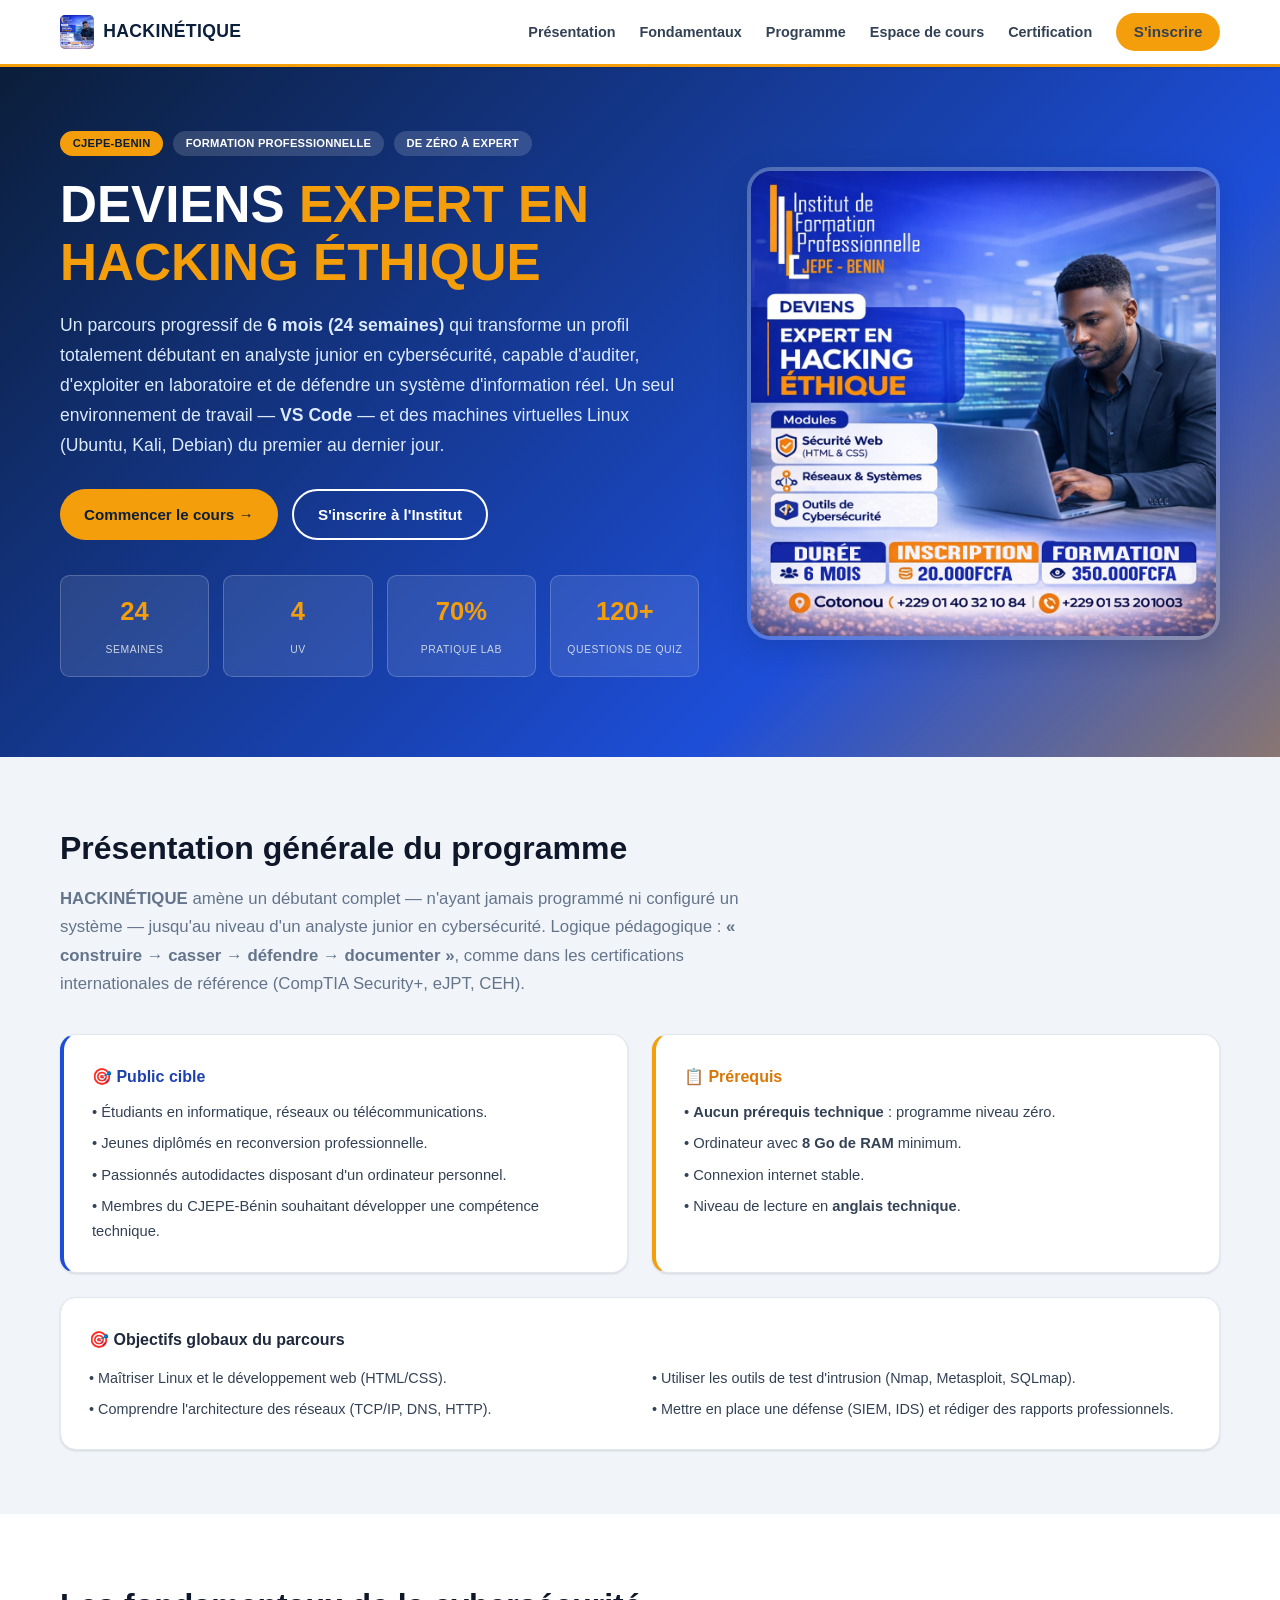
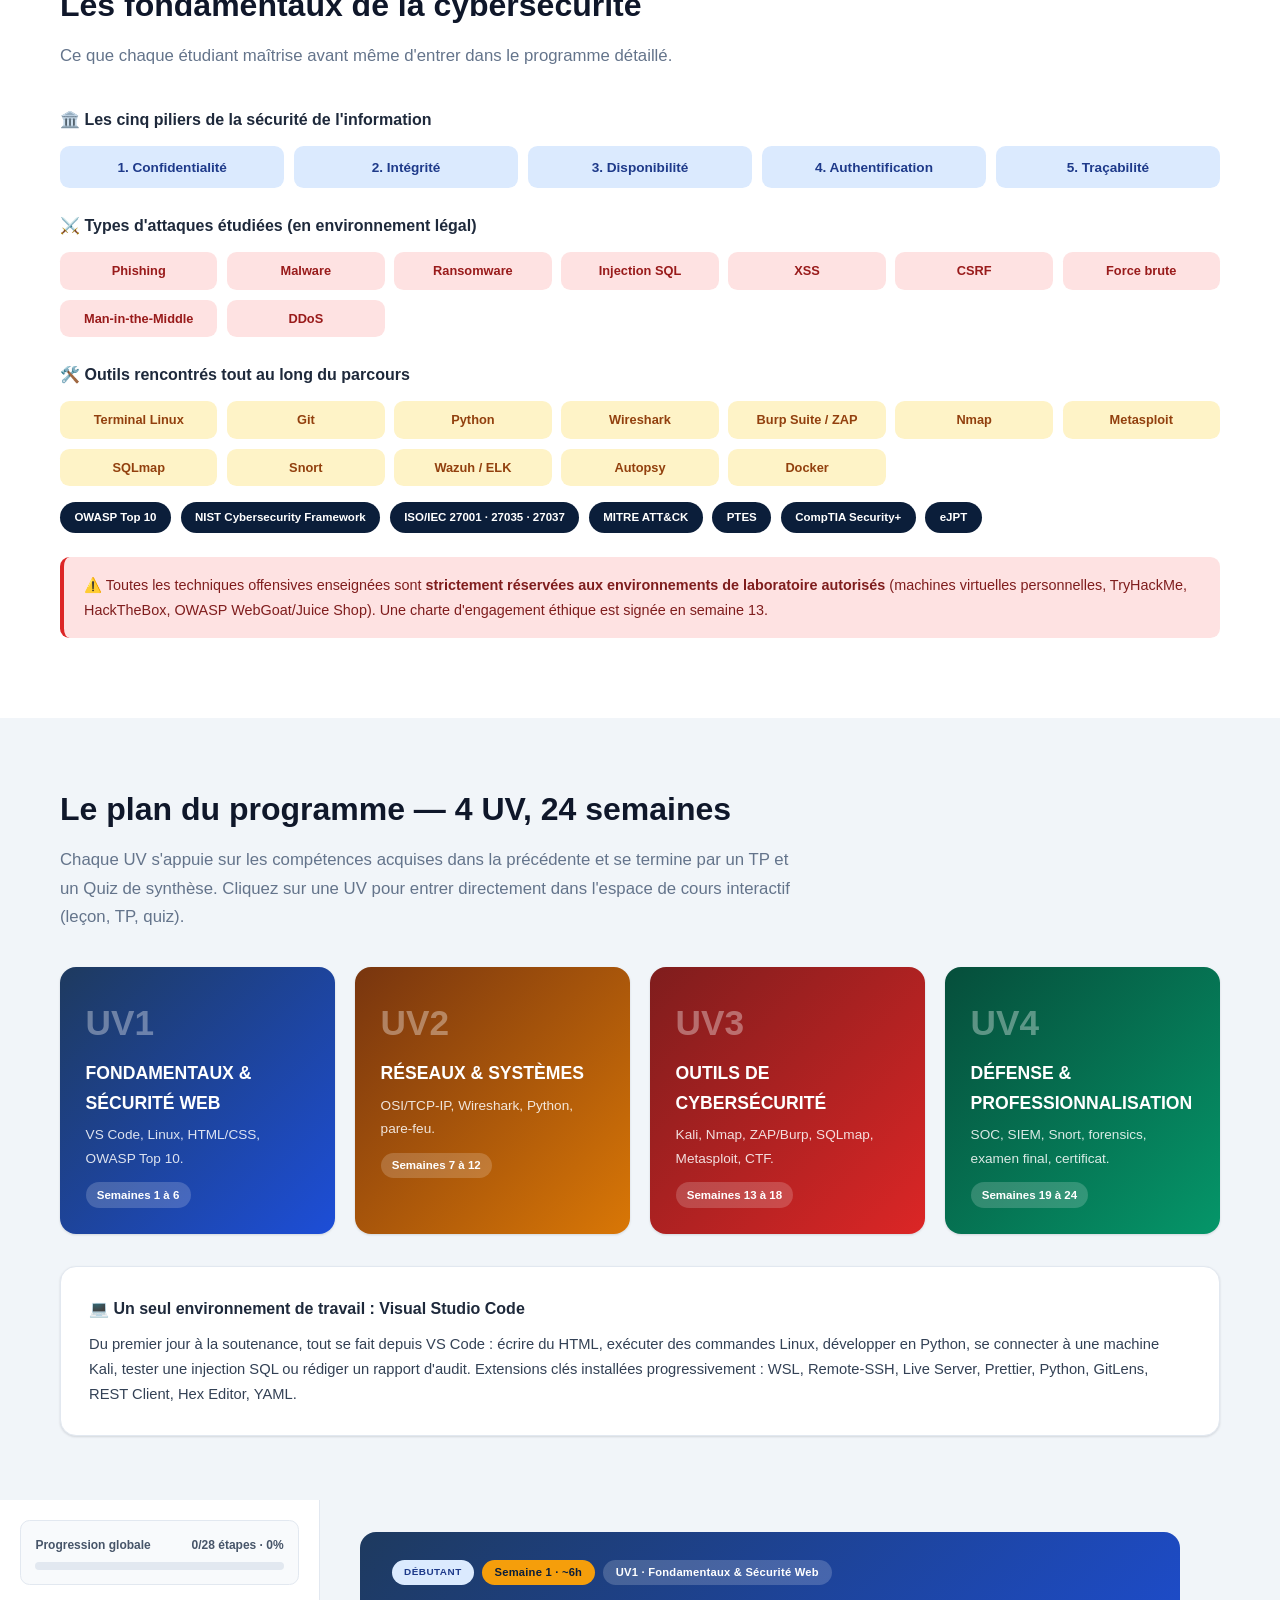
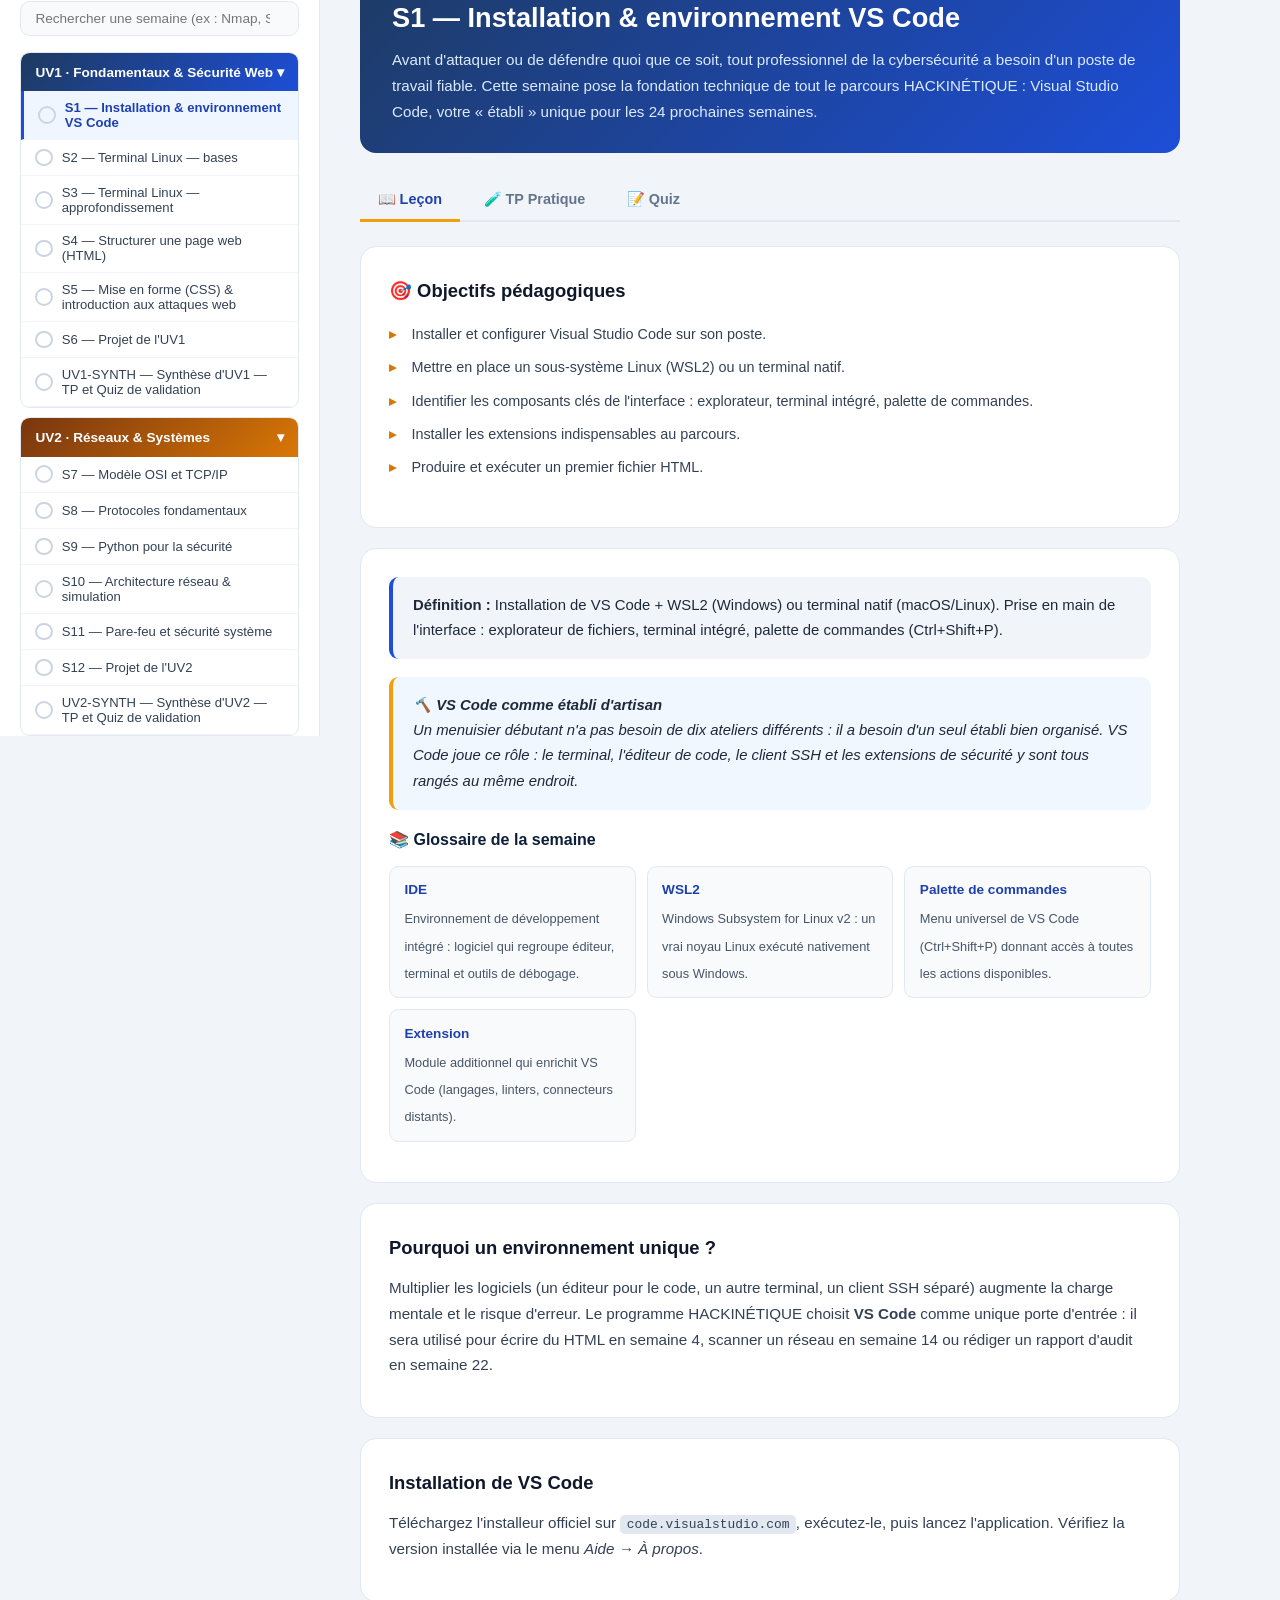
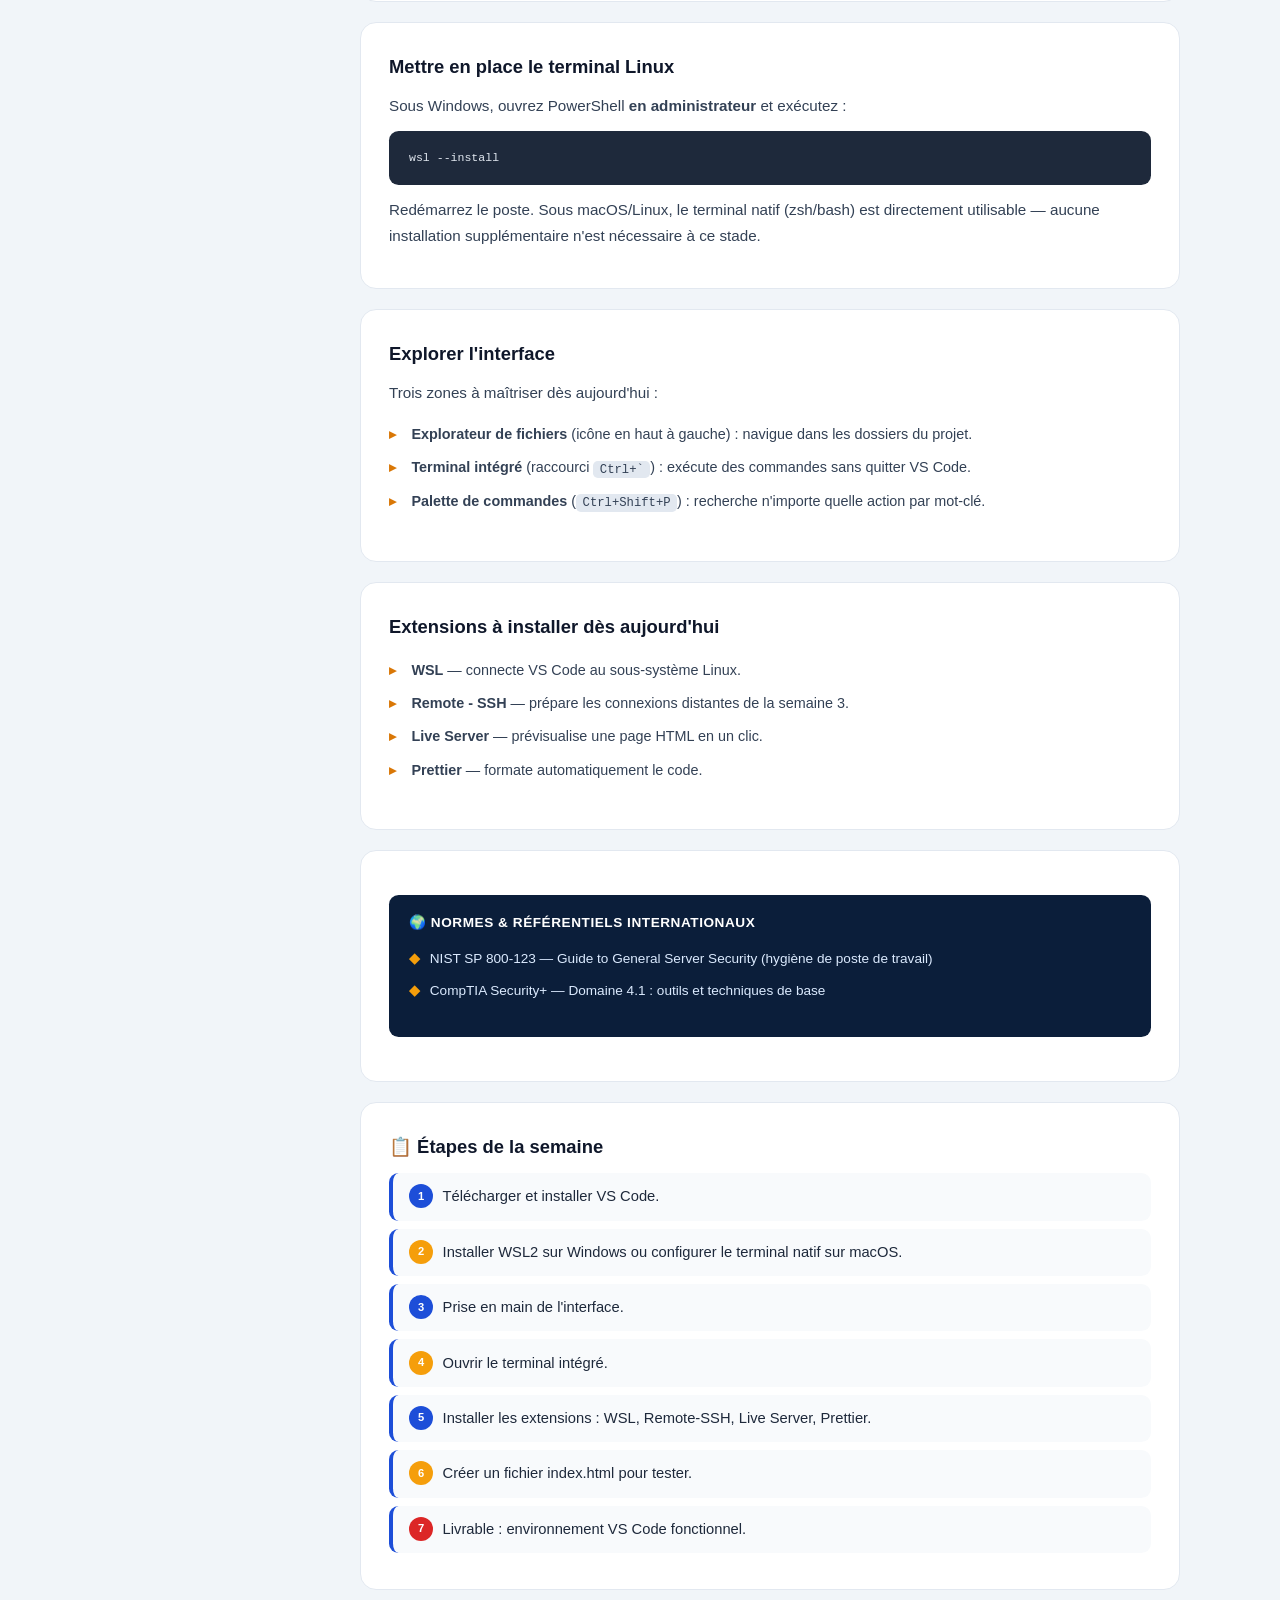
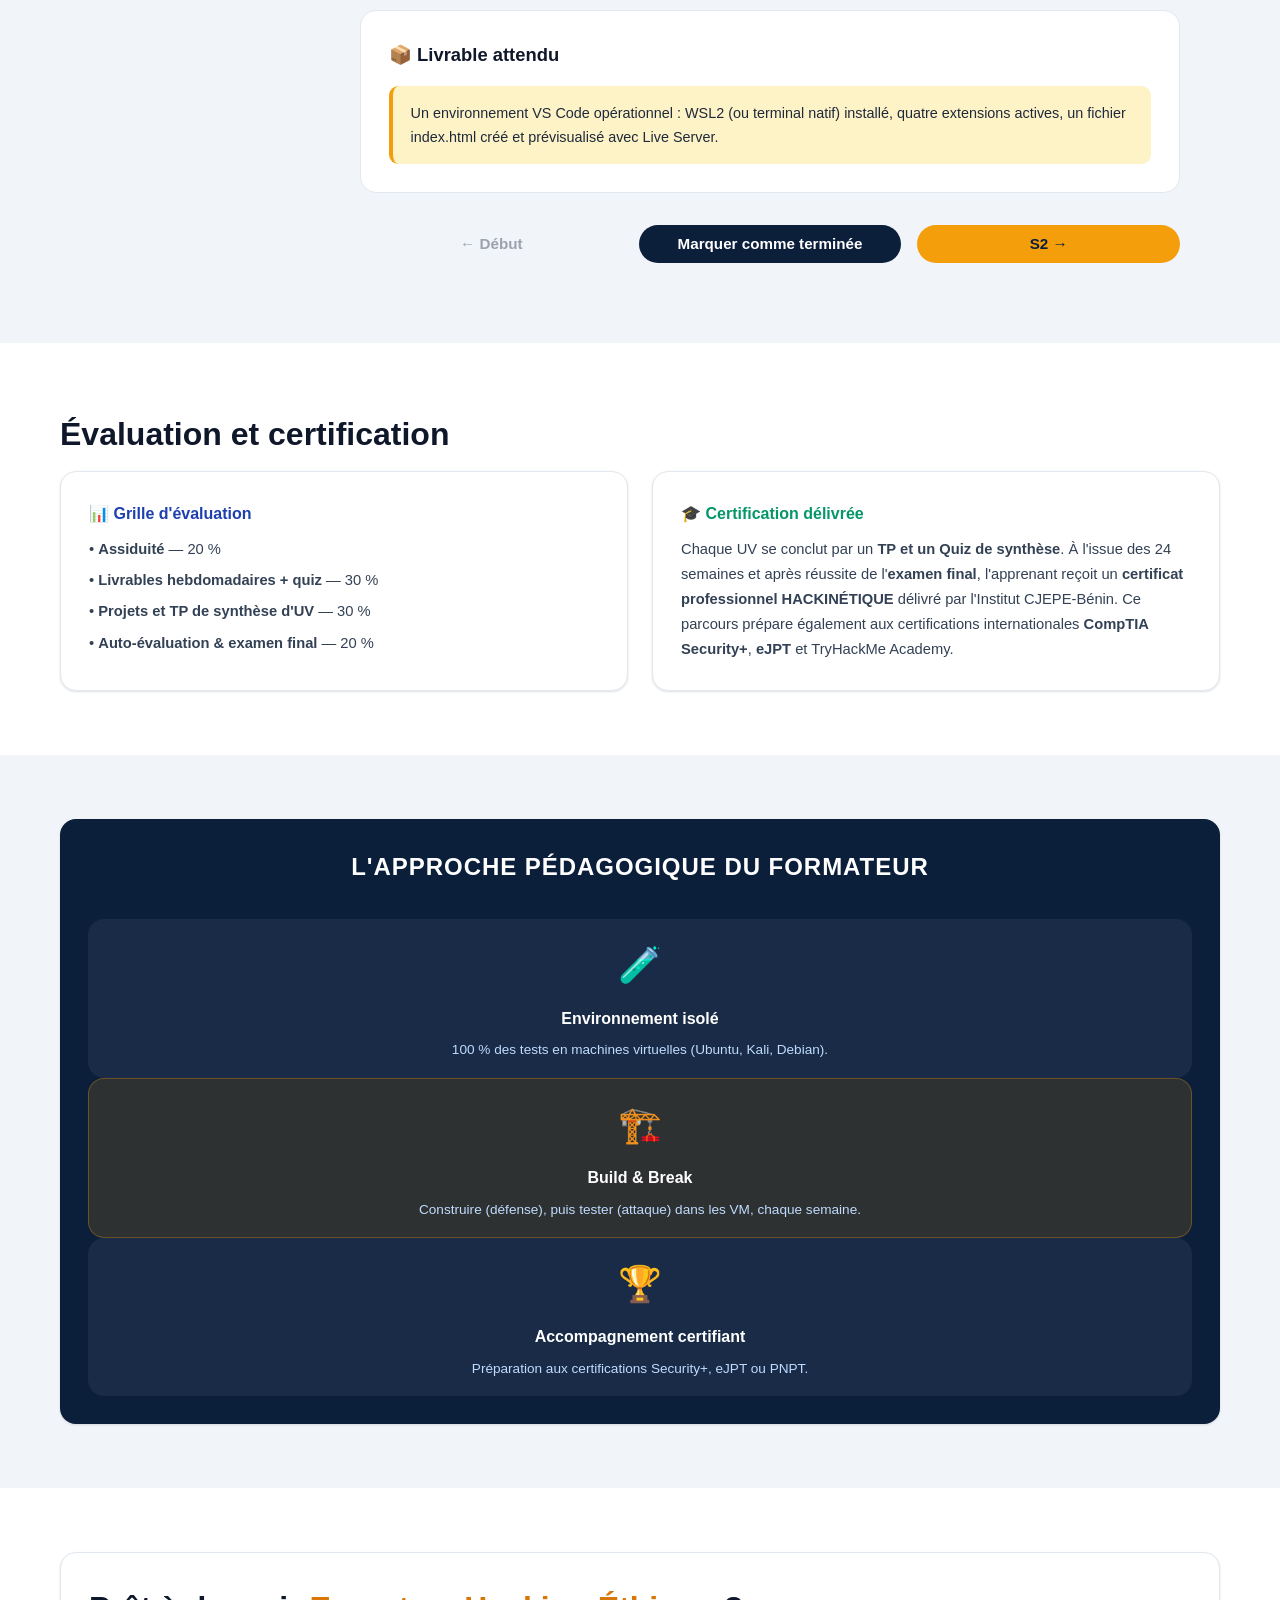
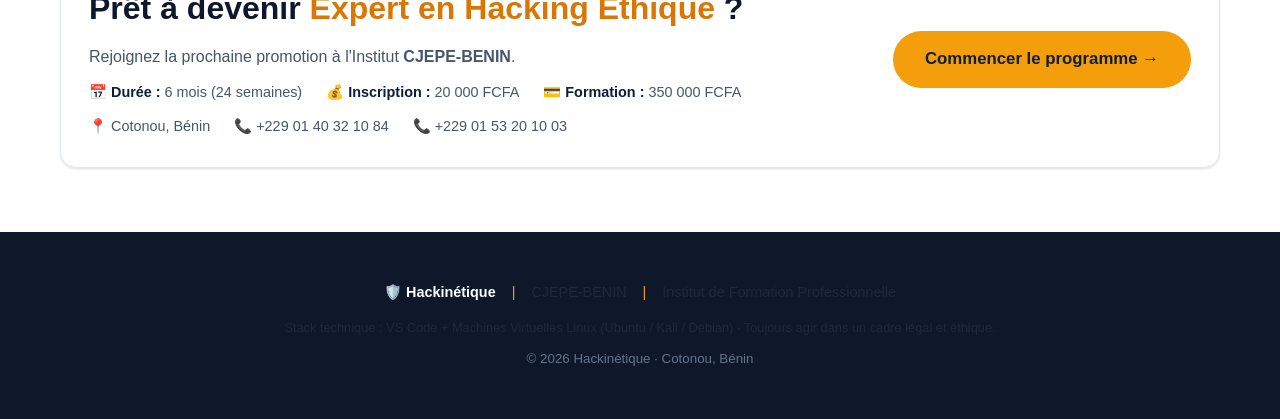
<file: index.html>
<!DOCTYPE html>
<html lang="fr">
<head>
<meta charset="UTF-8" />
<meta name="viewport" content="width=device-width, initial-scale=1.0" />
<title>HACKINÉTIQUE · Formation Expert en Hacking Éthique · CJEPE-BENIN</title>
<meta name="description" content="Formation professionnelle de 6 mois (24 semaines) : Zéro à Expert en Hacking Éthique. Sécurité Web, Réseaux & Systèmes, Outils de Cybersécurité, Défense. Institut CJEPE-BENIN, Cotonou." />
<link rel="icon" href="Hackinétique.png" />
<link rel="stylesheet" href="style.css" />
</head>
<body>

<nav class="topnav">
  <div class="container row">
    <a href="#accueil" class="brand">
      <img src="Hackinétique.png" alt="Logo Institut CJEPE-BENIN" />
      <span class="name">Hackinétique</span>
    </a>
    <button class="burger" id="navBurger">☰</button>
    <div class="nav-links" id="navLinks">
      <a href="#presentation">Présentation</a>
      <a href="#fondamentaux">Fondamentaux</a>
      <a href="#programme">Programme</a>
      <a href="#cours">Espace de cours</a>
      <a href="#evaluation">Certification</a>
      <a href="#inscription" class="btn btn-orange" style="padding:0.4rem 1.1rem;">S'inscrire</a>
    </div>
  </div>
</nav>

<!-- ===================== HERO ===================== -->
<header class="hero" id="accueil">
  <div class="container grid">
    <div>
      <div class="hero-eyebrow">
        <span class="pill pill-orange">CJEPE-BENIN</span>
        <span class="pill" style="background:rgba(255,255,255,0.15); color:#fff;">FORMATION PROFESSIONNELLE</span>
        <span class="pill" style="background:rgba(255,255,255,0.15); color:#fff;">DE ZÉRO À EXPERT</span>
      </div>
      <h1>DEVIENS <span class="accent">EXPERT EN HACKING ÉTHIQUE</span></h1>
      <p class="lead">
        Un parcours progressif de <strong>6 mois (24 semaines)</strong> qui transforme un profil totalement débutant en
        analyste junior en cybersécurité, capable d'auditer, d'exploiter en laboratoire et de défendre un système d'information réel.
        Un seul environnement de travail — <strong>VS Code</strong> — et des machines virtuelles Linux (Ubuntu, Kali, Debian) du premier au dernier jour.
      </p>
      <div class="hero-actions">
        <a href="#cours" class="btn btn-orange">Commencer le cours →</a>
        <a href="#inscription" class="btn btn-outline">S'inscrire à l'Institut</a>
      </div>
      <div class="hero-stats">
        <div class="stat-card"><span class="num">24</span><span class="lbl">Semaines</span></div>
        <div class="stat-card"><span class="num">4</span><span class="lbl">UV</span></div>
        <div class="stat-card"><span class="num">70%</span><span class="lbl">Pratique lab</span></div>
        <div class="stat-card"><span class="num">120+</span><span class="lbl">Questions de quiz</span></div>
      </div>
    </div>
    <div>
      <div class="hero-figure">
        <img src="Hackinétique.png" alt="Institut de Formation Professionnelle CJEPE-BENIN — Deviens Expert en Hacking Éthique" />
      </div>
    </div>
  </div>
</header>

<!-- ===================== PRÉSENTATION ===================== -->
<section class="section" id="presentation">
  <div class="container">
    <h2 class="section-title">Présentation générale du programme</h2>
    <p class="section-sub">
      <strong>HACKINÉTIQUE</strong> amène un débutant complet — n'ayant jamais programmé ni configuré un système —
      jusqu'au niveau d'un analyste junior en cybersécurité. Logique pédagogique : <strong>« construire → casser → défendre → documenter »</strong>,
      comme dans les certifications internationales de référence (CompTIA Security+, eJPT, CEH).
    </p>

    <div class="grid-2">
      <div class="card" style="border-left:4px solid var(--blue);">
        <h4 style="color:var(--blue-dark); margin-bottom:0.6rem;">🎯 Public cible</h4>
        <ul style="font-size:0.92rem; color:var(--slate-700); display:flex; flex-direction:column; gap:0.4rem;">
          <li>• Étudiants en informatique, réseaux ou télécommunications.</li>
          <li>• Jeunes diplômés en reconversion professionnelle.</li>
          <li>• Passionnés autodidactes disposant d'un ordinateur personnel.</li>
          <li>• Membres du CJEPE-Bénin souhaitant développer une compétence technique.</li>
        </ul>
      </div>
      <div class="card" style="border-left:4px solid var(--orange);">
        <h4 style="color:var(--orange-dark); margin-bottom:0.6rem;">📋 Prérequis</h4>
        <ul style="font-size:0.92rem; color:var(--slate-700); display:flex; flex-direction:column; gap:0.4rem;">
          <li>• <strong>Aucun prérequis technique</strong> : programme niveau zéro.</li>
          <li>• Ordinateur avec <strong>8 Go de RAM</strong> minimum.</li>
          <li>• Connexion internet stable.</li>
          <li>• Niveau de lecture en <strong>anglais technique</strong>.</li>
        </ul>
      </div>
    </div>

    <div class="card" style="margin-top:1.5rem;">
      <h4 style="margin-bottom:0.8rem;">🎯 Objectifs globaux du parcours</h4>
      <div class="grid-2">
        <ul style="font-size:0.9rem; color:var(--slate-700); display:flex; flex-direction:column; gap:0.4rem;">
          <li>• Maîtriser Linux et le développement web (HTML/CSS).</li>
          <li>• Comprendre l'architecture des réseaux (TCP/IP, DNS, HTTP).</li>
        </ul>
        <ul style="font-size:0.9rem; color:var(--slate-700); display:flex; flex-direction:column; gap:0.4rem;">
          <li>• Utiliser les outils de test d'intrusion (Nmap, Metasploit, SQLmap).</li>
          <li>• Mettre en place une défense (SIEM, IDS) et rédiger des rapports professionnels.</li>
        </ul>
      </div>
    </div>
  </div>
</section>

<!-- ===================== FONDAMENTAUX ===================== -->
<section class="section alt" id="fondamentaux">
  <div class="container">
    <h2 class="section-title">Les fondamentaux de la cybersécurité</h2>
    <p class="section-sub">Ce que chaque étudiant maîtrise avant même d'entrer dans le programme détaillé.</p>

    <h4 style="margin-bottom:0.4rem;">🏛️ Les cinq piliers de la sécurité de l'information</h4>
    <div class="pillar-grid">
      <div class="pillar-item">1. Confidentialité</div>
      <div class="pillar-item">2. Intégrité</div>
      <div class="pillar-item">3. Disponibilité</div>
      <div class="pillar-item">4. Authentification</div>
      <div class="pillar-item">5. Traçabilité</div>
    </div>

    <h4 style="margin:1.5rem 0 0.4rem;">⚔️ Types d'attaques étudiées (en environnement légal)</h4>
    <div class="attack-grid">
      <span class="attack-item">Phishing</span>
      <span class="attack-item">Malware</span>
      <span class="attack-item">Ransomware</span>
      <span class="attack-item">Injection SQL</span>
      <span class="attack-item">XSS</span>
      <span class="attack-item">CSRF</span>
      <span class="attack-item">Force brute</span>
      <span class="attack-item">Man-in-the-Middle</span>
      <span class="attack-item">DDoS</span>
    </div>

    <h4 style="margin:1.5rem 0 0.4rem;">🛠️ Outils rencontrés tout au long du parcours</h4>
    <div class="tool-grid">
      <span class="tool-item">Terminal Linux</span>
      <span class="tool-item">Git</span>
      <span class="tool-item">Python</span>
      <span class="tool-item">Wireshark</span>
      <span class="tool-item">Burp Suite / ZAP</span>
      <span class="tool-item">Nmap</span>
      <span class="tool-item">Metasploit</span>
      <span class="tool-item">SQLmap</span>
      <span class="tool-item">Snort</span>
      <span class="tool-item">Wazuh / ELK</span>
      <span class="tool-item">Autopsy</span>
      <span class="tool-item">Docker</span>
    </div>

    <div class="standards-strip">
      <span>OWASP Top 10</span><span>NIST Cybersecurity Framework</span><span>ISO/IEC 27001 · 27035 · 27037</span>
      <span>MITRE ATT&CK</span><span>PTES</span><span>CompTIA Security+</span><span>eJPT</span>
    </div>

    <div class="warning-box" style="margin-top:1.5rem; max-width:none;">
      ⚠️ Toutes les techniques offensives enseignées sont <strong>strictement réservées aux environnements de laboratoire autorisés</strong>
      (machines virtuelles personnelles, TryHackMe, HackTheBox, OWASP WebGoat/Juice Shop). Une charte d'engagement éthique est signée en semaine 13.
    </div>
  </div>
</section>

<!-- ===================== PROGRAMME / PLAN ===================== -->
<section class="section" id="programme">
  <div class="container">
    <h2 class="section-title">Le plan du programme — 4 UV, 24 semaines</h2>
    <p class="section-sub">Chaque UV s'appuie sur les compétences acquises dans la précédente et se termine par un TP et un Quiz de synthèse. Cliquez sur une UV pour entrer directement dans l'espace de cours interactif (leçon, TP, quiz).</p>

    <div class="phase-cards">
      <a class="phase-card phase-1" href="#cours" onclick="startWeek('S1')">
        <div class="num">UV1</div>
        <h3>Fondamentaux &amp; Sécurité Web</h3>
        <p>VS Code, Linux, HTML/CSS, OWASP Top 10.</p>
        <span class="weeks">Semaines 1 à 6</span>
      </a>
      <a class="phase-card phase-2" href="#cours" onclick="startWeek('S7')">
        <div class="num">UV2</div>
        <h3>Réseaux &amp; Systèmes</h3>
        <p>OSI/TCP-IP, Wireshark, Python, pare-feu.</p>
        <span class="weeks">Semaines 7 à 12</span>
      </a>
      <a class="phase-card phase-3" href="#cours" onclick="startWeek('S13')">
        <div class="num">UV3</div>
        <h3>Outils de Cybersécurité</h3>
        <p>Kali, Nmap, ZAP/Burp, SQLmap, Metasploit, CTF.</p>
        <span class="weeks">Semaines 13 à 18</span>
      </a>
      <a class="phase-card phase-4" href="#cours" onclick="startWeek('S19')">
        <div class="num">UV4</div>
        <h3>Défense &amp; Professionnalisation</h3>
        <p>SOC, SIEM, Snort, forensics, examen final, certificat.</p>
        <span class="weeks">Semaines 19 à 24</span>
      </a>
    </div>

    <div class="card" style="margin-top:2rem;">
      <h4 style="margin-bottom:0.6rem;">💻 Un seul environnement de travail : Visual Studio Code</h4>
      <p style="font-size:0.92rem; color:var(--slate-700);">
        Du premier jour à la soutenance, tout se fait depuis VS Code : écrire du HTML, exécuter des commandes Linux,
        développer en Python, se connecter à une machine Kali, tester une injection SQL ou rédiger un rapport d'audit.
        Extensions clés installées progressivement : WSL, Remote-SSH, Live Server, Prettier, Python, GitLens, REST Client, Hex Editor, YAML.
      </p>
    </div>
  </div>
</section>

<!-- ===================== ESPACE DE COURS (application intégrée) ===================== -->
<section id="cours">
  <div class="app-shell">
    <aside class="sidebar">
      <div class="sidebar-progress">
        <div class="top"><span>Progression globale</span><span id="progressLabel">0/28 · 0%</span></div>
        <div class="progress-bar"><span id="progressBar" style="width:0%"></span></div>
      </div>
      <input type="search" id="searchInput" class="search-box" placeholder="Rechercher une semaine (ex : Nmap, SIEM, CSS)…" />
      <div id="sidebarList"></div>
    </aside>

    <main class="main-panel" id="mainPanel">
      <div class="empty-state"><h2>Chargement du programme…</h2></div>
    </main>
  </div>
</section>

<!-- ===================== ÉVALUATION / CERTIFICATION ===================== -->
<section class="section alt" id="evaluation">
  <div class="container">
    <h2 class="section-title">Évaluation et certification</h2>
    <div class="grid-2">
      <div class="card">
        <h4 style="color:var(--blue-dark); margin-bottom:0.6rem;">📊 Grille d'évaluation</h4>
        <ul style="font-size:0.92rem; color:var(--slate-700); display:flex; flex-direction:column; gap:0.4rem;">
          <li>• <strong>Assiduité</strong> — 20 %</li>
          <li>• <strong>Livrables hebdomadaires + quiz</strong> — 30 %</li>
          <li>• <strong>Projets et TP de synthèse d'UV</strong> — 30 %</li>
          <li>• <strong>Auto-évaluation & examen final</strong> — 20 %</li>
        </ul>
      </div>
      <div class="card">
        <h4 style="color:var(--green); margin-bottom:0.6rem;">🎓 Certification délivrée</h4>
        <p style="font-size:0.92rem; color:var(--slate-700);">
          Chaque UV se conclut par un <strong>TP et un Quiz de synthèse</strong>. À l'issue des 24 semaines et après réussite de l'<strong>examen final</strong>,
          l'apprenant reçoit un <strong>certificat professionnel HACKINÉTIQUE</strong> délivré par l'Institut CJEPE-Bénin.
          Ce parcours prépare également aux certifications internationales <strong>CompTIA Security+</strong>, <strong>eJPT</strong> et TryHackMe Academy.
        </p>
      </div>
    </div>
  </div>
</section>

<!-- ===================== MÉTHODOLOGIE ===================== -->
<section class="section" id="methodologie">
  <div class="container">
    <div class="card" style="background:var(--navy); color:#fff; border:none;">
      <h2 style="text-align:center; text-transform:uppercase; letter-spacing:0.04em; margin-bottom:2rem;">L'approche pédagogique du formateur</h2>
      <div class="grid" style="grid-template-columns:repeat(3,1fr); gap:1.5rem;">
        <div style="text-align:center; padding:1rem; background:rgba(255,255,255,0.06); border-radius:1rem;">
          <div style="font-size:2.2rem;">🧪</div>
          <h4 style="margin:0.6rem 0 0.4rem;">Environnement isolé</h4>
          <p style="font-size:0.85rem; color:#bfdbfe;">100 % des tests en machines virtuelles (Ubuntu, Kali, Debian).</p>
        </div>
        <div style="text-align:center; padding:1rem; background:rgba(245,158,11,0.15); border:1px solid rgba(245,158,11,0.3); border-radius:1rem;">
          <div style="font-size:2.2rem;">🏗️</div>
          <h4 style="margin:0.6rem 0 0.4rem;">Build &amp; Break</h4>
          <p style="font-size:0.85rem; color:#bfdbfe;">Construire (défense), puis tester (attaque) dans les VM, chaque semaine.</p>
        </div>
        <div style="text-align:center; padding:1rem; background:rgba(255,255,255,0.06); border-radius:1rem;">
          <div style="font-size:2.2rem;">🏆</div>
          <h4 style="margin:0.6rem 0 0.4rem;">Accompagnement certifiant</h4>
          <p style="font-size:0.85rem; color:#bfdbfe;">Préparation aux certifications Security+, eJPT ou PNPT.</p>
        </div>
      </div>
    </div>
  </div>
</section>

<!-- ===================== INSCRIPTION ===================== -->
<section class="section alt" id="inscription">
  <div class="container">
    <div class="card" style="display:flex; flex-wrap:wrap; justify-content:space-between; align-items:center; gap:1.5rem;">
      <div>
        <h2 class="section-title" style="margin-bottom:0.5rem;">Prêt à devenir <span style="color:var(--orange-dark);">Expert en Hacking Éthique</span> ?</h2>
        <p style="color:var(--slate-600);">Rejoignez la prochaine promotion à l'Institut <strong>CJEPE-BENIN</strong>.</p>
        <div class="contact-strip">
          <div><strong style="color:var(--navy);">📅 Durée :</strong> 6 mois (24 semaines)</div>
          <div><strong style="color:var(--navy);">💰 Inscription :</strong> 20 000 FCFA</div>
          <div><strong style="color:var(--navy);">💳 Formation :</strong> 350 000 FCFA</div>
        </div>
        <div class="contact-strip">
          <div>📍 Cotonou, Bénin</div>
          <div>📞 +229 01 40 32 10 84</div>
          <div>📞 +229 01 53 20 10 03</div>
        </div>
      </div>
      <a href="#cours" class="btn btn-orange" style="font-size:1.05rem; padding:0.9rem 2rem;">Commencer le programme →</a>
    </div>
  </div>
</section>

<footer class="footer">
  <div class="container">
    <div class="brand-row">
      <strong>🛡️ Hackinétique</strong>
      <span style="color:var(--orange);">|</span>
      <span>CJEPE-BENIN</span>
      <span style="color:var(--orange);">|</span>
      <span>Institut de Formation Professionnelle</span>
    </div>
    <p style="font-size:0.8rem;">Stack technique : VS Code + Machines Virtuelles Linux (Ubuntu / Kali / Debian) · Toujours agir dans un cadre légal et éthique.</p>
    <small>© 2026 Hackinétique · Cotonou, Bénin</small>
  </div>
</footer>

<div class="toast" id="toast"></div>

<script src="script.js"></script>
</body>
</html>
</file>
<file: style.css>
/* ==========================================================================
   HACKINÉTIQUE — Charte graphique CJEPE-BENIN
   Navy #0b1e3a / Bleu #1d4ed8 / Orange #f59e0b / Fond #f1f5f9
   ========================================================================== */

:root {
  --navy: #0b1e3a;
  --navy-light: #1e3a5f;
  --blue: #1d4ed8;
  --blue-dark: #1e40af;
  --orange: #f59e0b;
  --orange-dark: #d97706;
  --bg: #f1f5f9;
  --surface: #ffffff;
  --slate-900: #0f172a;
  --slate-800: #1e293b;
  --slate-700: #334155;
  --slate-600: #475569;
  --slate-500: #64748b;
  --slate-300: #cbd5e1;
  --slate-200: #e2e8f0;
  --slate-100: #f1f5f9;
  --slate-50: #f8fafc;
  --green: #059669;
  --green-bg: #d1fae5;
  --red: #dc2626;
  --red-bg: #fee2e2;
  --amber-bg: #fef3c7;
  --radius: 1rem;
  --radius-sm: 0.6rem;
  --shadow: 0 1px 3px rgba(15, 23, 42, 0.08), 0 1px 2px rgba(15, 23, 42, 0.06);
  --shadow-lg: 0 10px 30px rgba(11, 30, 58, 0.18);
  --font: "Segoe UI", Roboto, "Helvetica Neue", Arial, sans-serif;
  --mono: "Consolas", "Roboto Mono", "Courier New", monospace;
}

* { margin: 0; padding: 0; box-sizing: border-box; }

html { scroll-behavior: smooth; }

body {
  font-family: var(--font);
  background: var(--bg);
  color: var(--slate-800);
  line-height: 1.7;
  -webkit-font-smoothing: antialiased;
}

img { max-width: 100%; display: block; }
a { color: inherit; }
ul { list-style: none; }
code {
  background: var(--slate-200);
  padding: 0.1rem 0.4rem;
  border-radius: 0.3rem;
  font-family: var(--mono);
  font-size: 0.85em;
}
pre {
  background: var(--slate-800);
  color: #e2e8f0;
  padding: 1rem 1.25rem;
  border-radius: var(--radius-sm);
  overflow-x: auto;
  font-family: var(--mono);
  font-size: 0.85rem;
  line-height: 1.6;
  margin: 0.75rem 0;
}
pre code { background: transparent; padding: 0; color: inherit; }

.container { max-width: 1200px; margin: 0 auto; padding: 0 1.25rem; }

/* ---------- Buttons & pills ---------- */
.btn {
  display: inline-flex; align-items: center; gap: 0.5rem;
  font-weight: 700; padding: 0.65rem 1.5rem; border-radius: 9999px;
  border: none; cursor: pointer; text-decoration: none; font-size: 0.95rem;
  transition: transform 0.15s ease, background 0.15s ease;
}
.btn-orange { background: var(--orange); color: var(--navy); }
.btn-orange:hover { background: var(--orange-dark); transform: translateY(-1px); }
.btn-outline { background: transparent; border: 2px solid var(--surface); color: var(--surface); }
.btn-outline:hover { background: rgba(255,255,255,0.12); }
.btn-navy { background: var(--navy); color: #fff; }
.btn-navy:hover { background: var(--navy-light); }
.btn-ghost { background: var(--slate-100); color: var(--slate-700); }
.btn-ghost:hover { background: var(--slate-200); }
.btn:disabled { opacity: 0.45; cursor: not-allowed; transform: none; }

.pill { display: inline-block; font-size: 0.7rem; font-weight: 700; padding: 0.2rem 0.8rem; border-radius: 9999px; letter-spacing: 0.02em; }
.pill-navy { background: var(--navy); color: #fff; }
.pill-orange { background: var(--orange); color: var(--navy); }
.pill-blue { background: #dbeafe; color: var(--blue-dark); }
.pill-slate { background: var(--slate-200); color: var(--slate-700); }

.badge-level { font-size: 0.62rem; font-weight: 700; letter-spacing: 0.05em; padding: 0.25rem 0.75rem; border-radius: 9999px; white-space: nowrap; text-transform: uppercase; }
.level-debutant { background: #dbeafe; color: #1e3a8a; }
.level-intermediaire { background: #fef3c7; color: #92400e; }
.level-avance { background: #fee2e2; color: #991b1b; }
.level-expert { background: var(--slate-900); color: #f8fafc; }

/* ---------- Top nav (shared) ---------- */
.topnav {
  background: var(--surface); box-shadow: var(--shadow);
  position: sticky; top: 0; z-index: 100; border-bottom: 3px solid var(--orange);
}
.topnav .row { height: 4rem; display: flex; align-items: center; justify-content: space-between; }
.brand { display: flex; align-items: center; gap: 0.6rem; text-decoration: none; }
.brand img { height: 2.1rem; width: auto; border-radius: 0.3rem; }
.brand .name { font-weight: 800; font-size: 1.1rem; color: var(--navy); text-transform: uppercase; letter-spacing: 0.02em; }
.nav-links { display: flex; align-items: center; gap: 1.5rem; font-size: 0.9rem; font-weight: 600; }
.nav-links a { text-decoration: none; color: var(--slate-700); transition: color 0.15s; }
.nav-links a:hover { color: var(--orange-dark); }
.nav-links a.active { color: var(--blue); }
.burger { display: none; background: none; border: none; font-size: 1.5rem; cursor: pointer; color: var(--navy); }

@media (max-width: 860px) {
  .nav-links { position: fixed; top: 4rem; left: 0; right: 0; background: var(--surface); flex-direction: column; align-items: stretch; padding: 1rem 1.25rem; gap: 0.25rem; box-shadow: var(--shadow); transform: translateY(-130%); transition: transform 0.2s ease; }
  .nav-links.open { transform: translateY(0); }
  .nav-links a { padding: 0.6rem 0; border-bottom: 1px solid var(--slate-100); }
  .burger { display: block; }
}

/* ==========================================================================
   LANDING PAGE (index.html)
   ========================================================================== */
.hero {
  background: linear-gradient(135deg, var(--navy) 0%, var(--blue) 70%, var(--orange) 130%);
  color: #fff; padding: 4rem 0 5rem;
}
.hero .grid { display: grid; grid-template-columns: 1.15fr 0.85fr; gap: 3rem; align-items: center; }
.hero-eyebrow { display: flex; gap: 0.6rem; flex-wrap: wrap; margin-bottom: 1.2rem; }
.hero h1 { font-size: clamp(2.1rem, 4vw, 3.2rem); font-weight: 800; line-height: 1.15; }
.hero h1 .accent { color: var(--orange); }
.hero p.lead { margin-top: 1.1rem; font-size: 1.1rem; color: #dbeafe; max-width: 46rem; }
.hero-actions { margin-top: 1.8rem; display: flex; gap: 0.9rem; flex-wrap: wrap; }
.hero-figure { border-radius: 1.5rem; overflow: hidden; box-shadow: var(--shadow-lg); border: 4px solid rgba(255,255,255,0.25); }
.hero-stats { display: grid; grid-template-columns: repeat(4, 1fr); gap: 0.9rem; margin-top: 2.2rem; }
.stat-card { background: rgba(255,255,255,0.1); border: 1px solid rgba(255,255,255,0.2); border-radius: var(--radius-sm); padding: 0.9rem; text-align: center; backdrop-filter: blur(4px); }
.stat-card .num { display: block; font-size: 1.6rem; font-weight: 800; color: var(--orange); }
.stat-card .lbl { font-size: 0.65rem; text-transform: uppercase; letter-spacing: 0.05em; color: #cbd5e1; }

@media (max-width: 900px) {
  .hero .grid { grid-template-columns: 1fr; }
  .hero-stats { grid-template-columns: repeat(2, 1fr); }
}

section.section { padding: 4rem 0; }
section.section.alt { background: var(--surface); }
.section-title { font-size: 2rem; font-weight: 800; color: var(--slate-900); margin-bottom: 0.6rem; }
.section-sub { color: var(--slate-500); font-size: 1.05rem; max-width: 46rem; margin-bottom: 2.2rem; }

.card { background: var(--surface); border: 1px solid var(--slate-200); border-radius: var(--radius); box-shadow: var(--shadow); padding: 1.75rem; }

.phase-cards { display: grid; grid-template-columns: repeat(4, 1fr); gap: 1.25rem; }
.phase-card { border-radius: var(--radius); padding: 1.6rem; color: #fff; box-shadow: var(--shadow); position: relative; overflow: hidden; text-decoration: none; display: block; transition: transform 0.15s ease; }
.phase-card:hover { transform: translateY(-3px); }
.phase-card .num { font-size: 2.2rem; font-weight: 800; opacity: 0.35; }
.phase-card h3 { font-size: 1.1rem; font-weight: 800; margin: 0.4rem 0 0.3rem; text-transform: uppercase; }
.phase-card p { font-size: 0.85rem; color: rgba(255,255,255,0.85); }
.phase-card .weeks { margin-top: 0.8rem; font-size: 0.72rem; font-weight: 700; background: rgba(255,255,255,0.18); display: inline-block; padding: 0.2rem 0.7rem; border-radius: 9999px; }
.phase-1 { background: linear-gradient(135deg, #1e3a5f, #1d4ed8); }
.phase-2 { background: linear-gradient(135deg, #78350f, #d97706); }
.phase-3 { background: linear-gradient(135deg, #7f1d1d, #dc2626); }
.phase-4 { background: linear-gradient(135deg, #064e3b, #059669); }

@media (max-width: 900px) { .phase-cards { grid-template-columns: repeat(2, 1fr); } }
@media (max-width: 560px) { .phase-cards { grid-template-columns: 1fr; } }

.pillar-grid, .attack-grid, .tool-grid { display: grid; grid-template-columns: repeat(auto-fit, minmax(140px, 1fr)); gap: 0.6rem; margin: 0.8rem 0; }
.pillar-item { background: #dbeafe; color: #1e3a8a; padding: 0.6rem 0.8rem; border-radius: var(--radius-sm); text-align: center; font-weight: 700; font-size: 0.85rem; }
.attack-item { background: var(--red-bg); color: #991b1b; padding: 0.5rem 0.7rem; border-radius: var(--radius-sm); text-align: center; font-size: 0.8rem; font-weight: 700; }
.tool-item { background: var(--amber-bg); color: #92400e; padding: 0.5rem 0.7rem; border-radius: var(--radius-sm); text-align: center; font-size: 0.8rem; font-weight: 700; }

.grid-2 { display: grid; grid-template-columns: 1fr 1fr; gap: 1.5rem; }
@media (max-width: 800px) { .grid-2 { grid-template-columns: 1fr; } }

.standards-strip { display: flex; flex-wrap: wrap; gap: 0.6rem; margin-top: 1rem; }
.standards-strip span { background: var(--navy); color: #fff; font-size: 0.72rem; font-weight: 700; padding: 0.35rem 0.9rem; border-radius: 9999px; }

.footer { background: var(--slate-900); color: var(--slate-400); padding: 3rem 0; text-align: center; }
.footer .brand-row { display: flex; justify-content: center; gap: 1rem; align-items: center; flex-wrap: wrap; margin-bottom: 0.8rem; font-size: 0.9rem; }
.footer .brand-row strong { color: #fff; }
.footer small { display: block; margin-top: 0.6rem; color: var(--slate-500); }

.contact-strip { display: flex; flex-wrap: wrap; gap: 1.5rem; font-size: 0.9rem; margin-top: 0.6rem; color: var(--slate-600); }

/* ==========================================================================
   COURSE APP (cours.html)
   ========================================================================== */
.app-shell { display: grid; grid-template-columns: 320px 1fr; min-height: calc(100vh - 4rem); }

.sidebar {
  background: var(--surface); border-right: 1px solid var(--slate-200);
  padding: 1.25rem; overflow-y: auto; max-height: calc(100vh - 4rem); position: sticky; top: 4rem;
}
.sidebar-progress { background: var(--slate-50); border: 1px solid var(--slate-200); border-radius: var(--radius-sm); padding: 0.9rem; margin-bottom: 1rem; }
.sidebar-progress .top { display: flex; justify-content: space-between; font-size: 0.75rem; font-weight: 700; color: var(--slate-600); margin-bottom: 0.4rem; }
.progress-bar { height: 0.5rem; background: var(--slate-200); border-radius: 9999px; overflow: hidden; }
.progress-bar > span { display: block; height: 100%; background: linear-gradient(90deg, var(--blue), var(--orange)); border-radius: 9999px; transition: width 0.25s ease; }

.search-box { width: 100%; padding: 0.55rem 0.9rem; border: 1px solid var(--slate-200); border-radius: var(--radius-sm); font-size: 0.85rem; margin-bottom: 1rem; background: var(--slate-50); }
.search-box:focus { outline: 2px solid var(--blue); background: #fff; }

.phase-group { margin-bottom: 0.6rem; border-radius: var(--radius-sm); overflow: hidden; border: 1px solid var(--slate-200); }
.phase-group-header { width: 100%; text-align: left; border: none; cursor: pointer; padding: 0.7rem 0.9rem; display: flex; justify-content: space-between; align-items: center; font-weight: 700; font-size: 0.85rem; color: #fff; }
.phase-group-header .chev { transition: transform 0.15s ease; }
.phase-group-header.collapsed .chev { transform: rotate(-90deg); }
.phase-group.p1 .phase-group-header { background: linear-gradient(135deg, #1e3a5f, #1d4ed8); }
.phase-group.p2 .phase-group-header { background: linear-gradient(135deg, #78350f, #d97706); }
.phase-group.p3 .phase-group-header { background: linear-gradient(135deg, #7f1d1d, #dc2626); }
.phase-group.p4 .phase-group-header { background: linear-gradient(135deg, #064e3b, #059669); }

.week-list { list-style: none; }
.week-list.collapsed { display: none; }
.week-link { display: flex; align-items: center; gap: 0.55rem; width: 100%; text-align: left; background: none; border: none; cursor: pointer; padding: 0.55rem 0.9rem; font-size: 0.82rem; color: var(--slate-700); border-bottom: 1px solid var(--slate-100); }
.week-link:hover { background: var(--slate-50); }
.week-link.active { background: #eff6ff; color: var(--blue-dark); font-weight: 700; border-left: 3px solid var(--blue); }
.week-link .check { width: 1.1rem; height: 1.1rem; border-radius: 9999px; border: 2px solid var(--slate-300); flex-shrink: 0; display: flex; align-items: center; justify-content: center; font-size: 0.65rem; }
.week-link.done .check { background: var(--green); border-color: var(--green); color: #fff; }

.main-panel { padding: 2rem 2.5rem 5rem; max-width: 900px; }
@media (max-width: 1000px) {
  .app-shell { grid-template-columns: 1fr; }
  .sidebar { position: static; max-height: none; border-right: none; border-bottom: 1px solid var(--slate-200); }
  .main-panel { padding: 1.5rem 1.25rem 4rem; }
}

.week-hero { border-radius: var(--radius); padding: 1.75rem 2rem; color: #fff; margin-bottom: 1.75rem; background: linear-gradient(135deg, var(--navy-light), var(--blue)); }
.week-hero .tag-row { display: flex; gap: 0.5rem; flex-wrap: wrap; margin-bottom: 0.6rem; }
.week-hero h1 { font-size: 1.7rem; font-weight: 800; }
.week-hero p { color: #dbeafe; margin-top: 0.4rem; font-size: 0.95rem; }

.tabs { display: flex; gap: 0.4rem; border-bottom: 2px solid var(--slate-200); margin-bottom: 1.5rem; flex-wrap: wrap; }
.tab-btn { background: none; border: none; cursor: pointer; padding: 0.65rem 1.1rem; font-weight: 700; font-size: 0.9rem; color: var(--slate-500); border-bottom: 3px solid transparent; margin-bottom: -2px; }
.tab-btn.active { color: var(--blue-dark); border-color: var(--orange); }
.tab-panel { display: none; }
.tab-panel.active { display: block; }

.lesson-block { background: var(--surface); border: 1px solid var(--slate-200); border-radius: var(--radius); padding: 1.75rem; margin-bottom: 1.25rem; }
.lesson-block h3 { font-size: 1.15rem; font-weight: 800; color: var(--slate-900); margin-bottom: 0.7rem; }
.lesson-block h4 { font-size: 1rem; font-weight: 700; color: var(--navy); margin: 1rem 0 0.5rem; }
.lesson-block p { font-size: 0.95rem; color: var(--slate-700); margin-bottom: 0.7rem; }
.lesson-block ul { margin: 0.5rem 0 0.9rem; }
.lesson-block ul li { font-size: 0.9rem; padding: 0.28rem 0; padding-left: 1.4rem; position: relative; color: var(--slate-700); }
.lesson-block ul li::before { content: "▸"; position: absolute; left: 0; color: var(--orange-dark); font-weight: 700; }

.objectives-list li { padding: 0.3rem 0; padding-left: 1.6rem; position: relative; font-size: 0.9rem; }
.objectives-list li::before { content: "✓"; position: absolute; left: 0; color: var(--green); font-weight: 700; }

.definition-box { background: var(--slate-100); border-left: 4px solid var(--blue); padding: 1rem 1.25rem; border-radius: var(--radius-sm); margin-bottom: 1.1rem; font-size: 0.93rem; }
.analogy-box { background: #f0f7ff; border-left: 4px solid var(--orange); padding: 1rem 1.25rem; border-radius: var(--radius-sm); margin: 1rem 0; font-style: italic; font-size: 0.93rem; }
.warning-box { background: var(--red-bg); border-left: 4px solid var(--red); padding: 1rem 1.25rem; border-radius: var(--radius-sm); margin: 1rem 0; font-size: 0.9rem; color: #7f1d1d; }
.standards-box { background: var(--navy); color: #fff; border-radius: var(--radius-sm); padding: 1rem 1.25rem; margin: 1rem 0; }
.standards-box h4 { color: #fff; margin: 0 0 0.5rem; font-size: 0.85rem; text-transform: uppercase; letter-spacing: 0.04em; }
.standards-box ul li { font-size: 0.85rem; color: #dbeafe; padding-left: 1.3rem; }
.standards-box ul li::before { content: "◆"; color: var(--orange); position: absolute; left:0; }

.key-terms { display: grid; grid-template-columns: repeat(auto-fit, minmax(220px, 1fr)); gap: 0.7rem; margin: 0.8rem 0; }
.key-term { background: var(--slate-50); border: 1px solid var(--slate-200); border-radius: var(--radius-sm); padding: 0.7rem 0.9rem; }
.key-term strong { color: var(--blue-dark); display: block; font-size: 0.85rem; margin-bottom: 0.2rem; }
.key-term span { font-size: 0.8rem; color: var(--slate-600); }

.step-item { background: var(--slate-50); border-radius: var(--radius-sm); padding: 0.7rem 1rem; margin-bottom: 0.5rem; border-left: 4px solid var(--blue); display: flex; gap: 0.6rem; align-items: flex-start; font-size: 0.92rem; }
.step-number { display: inline-flex; align-items: center; justify-content: center; background: var(--blue); color: #fff; font-weight: 700; font-size: 0.7rem; min-width: 1.5rem; height: 1.5rem; border-radius: 9999px; flex-shrink: 0; }
.step-number.orange { background: var(--orange); }
.step-number.red { background: var(--red); }
.step-number.green { background: var(--green); }

/* ---- TP (lab) ---- */
.tp-box { background: var(--surface); border: 1px solid var(--slate-200); border-radius: var(--radius); overflow: hidden; margin-bottom: 1.25rem; }
.tp-header { background: linear-gradient(135deg, #7c2d12, var(--orange)); color: #fff; padding: 1.25rem 1.75rem; }
.tp-header h3 { font-size: 1.15rem; font-weight: 800; }
.tp-header p { font-size: 0.85rem; color: #fff7ed; margin-top: 0.3rem; }
.tp-body { padding: 1.5rem 1.75rem; }
.tp-body h4 { font-size: 0.9rem; font-weight: 800; color: var(--navy); text-transform: uppercase; letter-spacing: 0.03em; margin: 1rem 0 0.5rem; }
.tp-body h4:first-child { margin-top: 0; }
.tp-checklist li { display: flex; gap: 0.6rem; align-items: flex-start; padding: 0.4rem 0; font-size: 0.92rem; }
.tp-checklist input[type="checkbox"] { margin-top: 0.25rem; accent-color: var(--green); width: 1rem; height: 1rem; flex-shrink: 0; }
.tp-checklist li.checked span { text-decoration: line-through; color: var(--slate-400); }
.tp-deliverable { background: var(--amber-bg); border-left: 4px solid var(--orange); padding: 0.9rem 1.1rem; border-radius: var(--radius-sm); font-size: 0.9rem; margin-top: 1rem; }
.tp-criteria li { font-size: 0.87rem; padding: 0.25rem 0 0.25rem 1.4rem; position: relative; color: var(--slate-700); }
.tp-criteria li::before { content: "☑"; position: absolute; left: 0; color: var(--blue); }

/* ---- Quiz ---- */
.quiz-box { background: var(--surface); border: 1px solid var(--slate-200); border-radius: var(--radius); overflow: hidden; }
.quiz-header { background: var(--navy); color: #fff; padding: 1.25rem 1.75rem; display: flex; justify-content: space-between; align-items: center; flex-wrap: wrap; gap: 0.6rem; }
.quiz-header h3 { font-size: 1.15rem; font-weight: 800; }
.quiz-header p { font-size: 0.8rem; color: #cbd5e1; }
.quiz-body { padding: 1.5rem 1.75rem; }
.quiz-question { margin-bottom: 1.5rem; padding-bottom: 1.5rem; border-bottom: 1px solid var(--slate-100); }
.quiz-question:last-child { border-bottom: none; }
.quiz-question .q-title { font-weight: 700; font-size: 0.95rem; margin-bottom: 0.7rem; color: var(--slate-900); }
.quiz-options { display: flex; flex-direction: column; gap: 0.5rem; }
.quiz-option { display: flex; align-items: center; gap: 0.6rem; padding: 0.6rem 0.9rem; border: 1px solid var(--slate-200); border-radius: var(--radius-sm); cursor: pointer; font-size: 0.88rem; transition: background 0.15s; }
.quiz-option:hover { background: var(--slate-50); }
.quiz-option input { accent-color: var(--blue); }
.quiz-option.correct { background: var(--green-bg); border-color: var(--green); font-weight: 700; }
.quiz-option.incorrect { background: var(--red-bg); border-color: var(--red); }
.quiz-explain { font-size: 0.83rem; color: var(--slate-600); background: var(--slate-50); border-radius: var(--radius-sm); padding: 0.6rem 0.9rem; margin-top: 0.6rem; display: none; }
.quiz-explain.show { display: block; }
.quiz-footer { display: flex; justify-content: space-between; align-items: center; padding: 1.25rem 1.75rem; background: var(--slate-50); border-top: 1px solid var(--slate-200); flex-wrap: wrap; gap: 0.8rem; }
.quiz-score { font-weight: 800; font-size: 1rem; color: var(--navy); }
.quiz-score.pass { color: var(--green); }
.quiz-score.fail { color: var(--red); }

.week-nav { display: flex; justify-content: space-between; margin-top: 2rem; gap: 1rem; }
.week-nav .btn { flex: 1; justify-content: center; }

.toast { position: fixed; bottom: 1.5rem; right: 1.5rem; background: var(--navy); color: #fff; padding: 0.8rem 1.4rem; border-radius: var(--radius-sm); box-shadow: var(--shadow-lg); font-size: 0.85rem; font-weight: 600; z-index: 300; opacity: 0; transform: translateY(1rem); transition: all 0.25s ease; pointer-events: none; }
.toast.show { opacity: 1; transform: translateY(0); }

.empty-state { text-align: center; padding: 3rem 1rem; color: var(--slate-500); }
</file>
